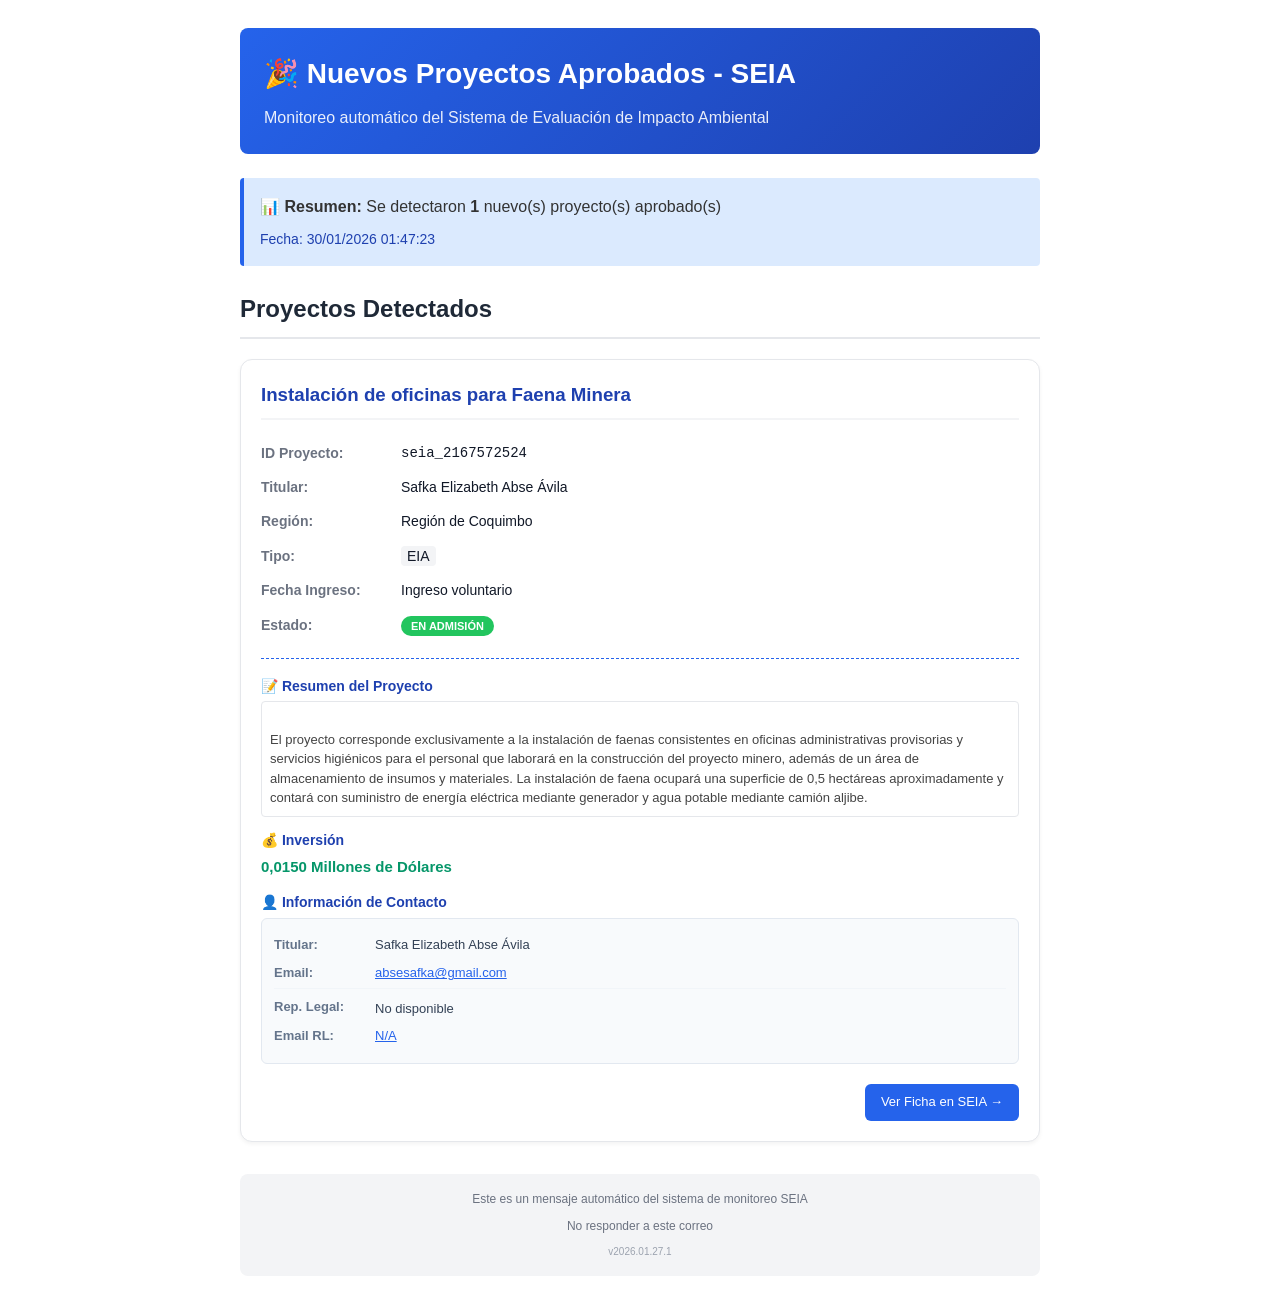
<file: preview_remote.html>
<!DOCTYPE html>
    <html>
    <head>
        <meta charset="UTF-8">
        <style>
            body { font-family: 'Segoe UI', Tahoma, Geneva, Verdana, sans-serif; line-height: 1.6; color: #333; }
            .container { max-width: 800px; margin: 0 auto; padding: 20px; }
            .header { background: linear-gradient(135deg, #2563eb 0%, #1e40af 100%); color: white; padding: 24px; border-radius: 8px; margin-bottom: 24px; }
            .footer { margin-top: 32px; padding: 16px; background-color: #f3f4f6; border-radius: 8px; text-align: center; font-size: 12px; color: #6b7280; }
        </style>
    </head>
    <body>
        <div class="container">
            <div class="header">
                <h1 style="margin: 0 0 8px 0; font-size: 28px;">🎉 Nuevos Proyectos Aprobados - SEIA</h1>
                <p style="margin: 0; opacity: 0.9;">Monitoreo automático del Sistema de Evaluación de Impacto Ambiental</p>
            </div>
            
            <div style="background-color: #dbeafe; border-left: 4px solid #2563eb; padding: 16px; margin-bottom: 24px; border-radius: 4px;">
                <p style="margin: 0;"><strong>📊 Resumen:</strong> Se detectaron <strong>1</strong> nuevo(s) proyecto(s) aprobado(s)</p>
                <p style="margin: 8px 0 0 0; font-size: 14px; color: #1e40af;">Fecha: 30/01/2026 01:47:23</p>
            </div>
    <h2 style="color: #1f2937; border-bottom: 2px solid #e5e7eb; padding-bottom: 8px;">Proyectos Detectados</h2>
    <div style="border: 1px solid #e5e7eb; border-radius: 12px; padding: 20px; margin: 16px 0; background-color: #ffffff; box-shadow: 0 2px 4px rgba(0,0,0,0.05);">
        <h3 style="color: #1e40af; margin-top: 0; margin-bottom: 16px; border-bottom: 2px solid #f3f4f6; padding-bottom: 8px;">Instalación de oficinas para Faena Minera</h3>
        <table style="width: 100%; border-collapse: collapse; font-size: 14px;">
            <tr>
                <td style="padding: 6px 0; color: #6b7280; width: 140px;"><strong>ID Proyecto:</strong></td>
                <td style="padding: 6px 0; color: #111827; font-family: monospace;">seia_2167572524</td>
            </tr>
            <tr>
                <td style="padding: 6px 0; color: #6b7280;"><strong>Titular:</strong></td>
                <td style="padding: 6px 0; color: #111827;">Safka Elizabeth Abse Ávila</td>
            </tr>
            <tr>
                <td style="padding: 6px 0; color: #6b7280;"><strong>Región:</strong></td>
                <td style="padding: 6px 0; color: #111827;">Región de Coquimbo</td>
            </tr>
            <tr>
                <td style="padding: 6px 0; color: #6b7280;"><strong>Tipo:</strong></td>
                <td style="padding: 6px 0; color: #111827;"><span style="background-color: #f3f4f6; padding: 2px 6px; border-radius: 4px;">EIA</span></td>
            </tr>
            <tr>
                <td style="padding: 6px 0; color: #6b7280;"><strong>Fecha Ingreso:</strong></td>
                <td style="padding: 6px 0; color: #111827;">Ingreso voluntario</td>
            </tr>
            <tr>
                <td style="padding: 6px 0; color: #6b7280;"><strong>Estado:</strong></td>
                <td style="padding: 6px 0;"><span style="background-color: #22c55e; color: white; padding: 4px 10px; border-radius: 20px; font-size: 11px; font-weight: bold; text-transform: uppercase;">En Admisión</span></td>
            </tr>
        </table>
        
        
        <div style="margin-top: 16px; padding-top: 16px; border-top: 1px dashed #2563eb;">
            
            <!-- Resumen -->
            <div style="margin-bottom: 12px;">
                <h4 style="margin: 0 0 4px 0; color: #1e40af; font-size: 14px;">📝 Resumen del Proyecto</h4>
                <p style="margin: 0; font-size: 13px; color: #444; line-height: 1.5; max-height: 250px; overflow-y: auto; white-space: pre-line; background: #fff; padding: 8px; border-radius: 4px; border: 1px solid #e5e7eb;">
                    El proyecto corresponde exclusivamente a la instalación de faenas consistentes en oficinas administrativas provisorias y servicios higiénicos para el personal que laborará en la construcción del proyecto minero, además de un área de almacenamiento de insumos y materiales. La instalación de faena ocupará una superficie de 0,5 hectáreas aproximadamente y contará con suministro de energía eléctrica mediante generador y agua potable mediante camión aljibe.
                </p>
            </div>
            
            <!-- Inversión -->
            <div style="margin-bottom: 12px;">
                <h4 style="margin: 0 0 4px 0; color: #1e40af; font-size: 14px;">💰 Inversión</h4>
                <p style="margin: 0; font-size: 15px; color: #059669; font-weight: bold;">
                    0,0150 Millones de Dólares
                </p>
            </div>
            
            <!-- Contacto -->
            <div>
                <h4 style="margin: 0 0 4px 0; color: #1e40af; font-size: 14px;">👤 Información de Contacto</h4>
                <div style="background-color: #f8fafc; padding: 12px; border-radius: 6px; font-size: 13px; border: 1px solid #e2e8f0;">
                    <table style="width: 100%; border-collapse: collapse;">
                        <tr>
                            <td style="color: #64748b; width: 100px; padding: 4px 0;"><strong>Titular:</strong></td>
                            <td style="font-weight: 500; color: #334155;">Safka Elizabeth Abse Ávila</td>
                        </tr>
                        <tr>
                            <td style="color: #64748b; padding: 4px 0;"><strong>Email:</strong></td>
                            <td><a href="mailto:absesafka@gmail.com" style="color: #2563eb; text-decoration: underline;">absesafka@gmail.com</a></td>
                        </tr>
                        <tr style="border-top: 1px solid #f1f5f9;">
                            <td style="color: #64748b; padding: 4px 0; padding-top: 8px;"><strong>Rep. Legal:</strong></td>
                            <td style="font-weight: 500; color: #334155; padding-top: 8px;">No disponible</td>
                        </tr>
                        <tr>
                            <td style="color: #64748b; padding: 4px 0;"><strong>Email RL:</strong></td>
                            <td><a href="mailto:N/A" style="color: #2563eb; text-decoration: underline;">N/A</a></td>
                        </tr>
                    </table>
                </div>
            </div>
        </div>
        
        
        <div style="margin-top: 20px; text-align: right;">
            <a href="https://seia.sea.gob.cl/expediente/expedientesDetalle.php?id_expediente=2167572524" style="display: inline-block; background-color: #2563eb; color: white; padding: 8px 16px; text-decoration: none; border-radius: 6px; font-size: 13px; font-weight: 500;">Ver Ficha en SEIA →</a>
        </div>
    </div>
    
            <div class="footer">
                <p style="margin: 0;">Este es un mensaje automático del sistema de monitoreo SEIA</p>
                <p style="margin: 8px 0 0 0;">No responder a este correo</p>
                <p style="margin: 8px 0 0 0; font-size: 10px; color: #9ca3af;">v2026.01.27.1</p>
            </div>
        </div>
    </body>
    </html>
</file>
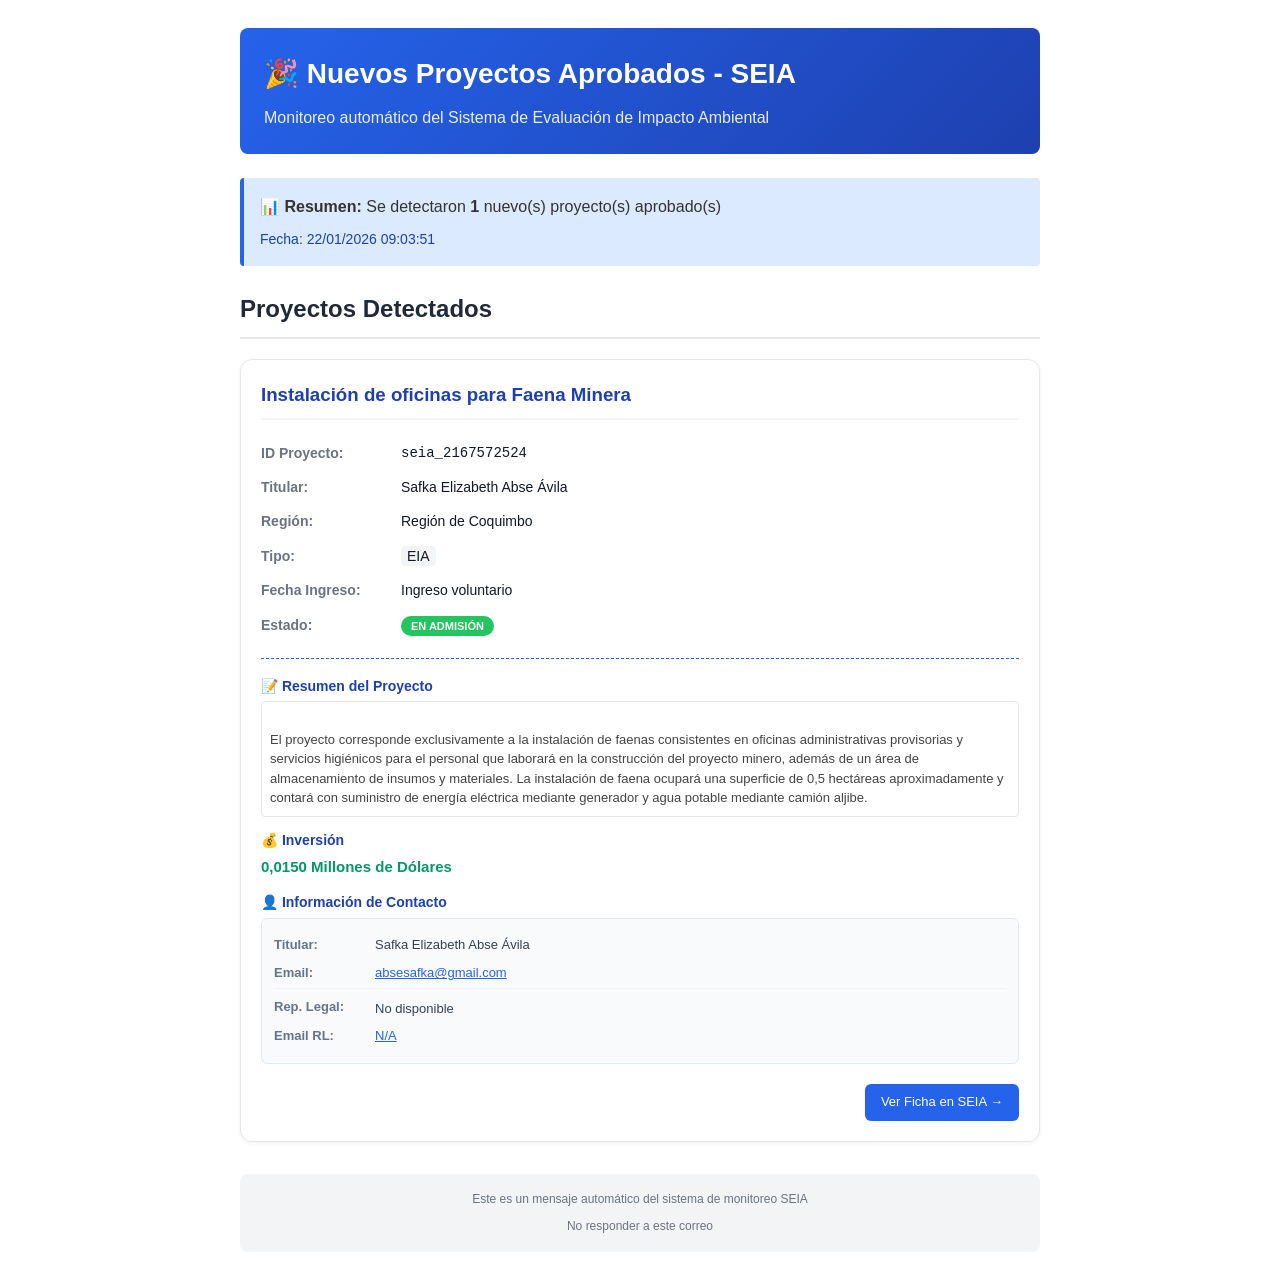
<file: previsualizacion_correo.html>
<!DOCTYPE html>
    <html>
    <head>
        <meta charset="UTF-8">
        <style>
            body { font-family: 'Segoe UI', Tahoma, Geneva, Verdana, sans-serif; line-height: 1.6; color: #333; }
            .container { max-width: 800px; margin: 0 auto; padding: 20px; }
            .header { background: linear-gradient(135deg, #2563eb 0%, #1e40af 100%); color: white; padding: 24px; border-radius: 8px; margin-bottom: 24px; }
            .footer { margin-top: 32px; padding: 16px; background-color: #f3f4f6; border-radius: 8px; text-align: center; font-size: 12px; color: #6b7280; }
        </style>
    </head>
    <body>
        <div class="container">
            <div class="header">
                <h1 style="margin: 0 0 8px 0; font-size: 28px;">🎉 Nuevos Proyectos Aprobados - SEIA</h1>
                <p style="margin: 0; opacity: 0.9;">Monitoreo automático del Sistema de Evaluación de Impacto Ambiental</p>
            </div>
            
            <div style="background-color: #dbeafe; border-left: 4px solid #2563eb; padding: 16px; margin-bottom: 24px; border-radius: 4px;">
                <p style="margin: 0;"><strong>📊 Resumen:</strong> Se detectaron <strong>1</strong> nuevo(s) proyecto(s) aprobado(s)</p>
                <p style="margin: 8px 0 0 0; font-size: 14px; color: #1e40af;">Fecha: 22/01/2026 09:03:51</p>
            </div>
    <h2 style="color: #1f2937; border-bottom: 2px solid #e5e7eb; padding-bottom: 8px;">Proyectos Detectados</h2>
    <div style="border: 1px solid #e5e7eb; border-radius: 12px; padding: 20px; margin: 16px 0; background-color: #ffffff; box-shadow: 0 2px 4px rgba(0,0,0,0.05);">
        <h3 style="color: #1e40af; margin-top: 0; margin-bottom: 16px; border-bottom: 2px solid #f3f4f6; padding-bottom: 8px;">Instalación de oficinas para Faena Minera</h3>
        <table style="width: 100%; border-collapse: collapse; font-size: 14px;">
            <tr>
                <td style="padding: 6px 0; color: #6b7280; width: 140px;"><strong>ID Proyecto:</strong></td>
                <td style="padding: 6px 0; color: #111827; font-family: monospace;">seia_2167572524</td>
            </tr>
            <tr>
                <td style="padding: 6px 0; color: #6b7280;"><strong>Titular:</strong></td>
                <td style="padding: 6px 0; color: #111827;">Safka Elizabeth Abse Ávila</td>
            </tr>
            <tr>
                <td style="padding: 6px 0; color: #6b7280;"><strong>Región:</strong></td>
                <td style="padding: 6px 0; color: #111827;">Región de Coquimbo</td>
            </tr>
            <tr>
                <td style="padding: 6px 0; color: #6b7280;"><strong>Tipo:</strong></td>
                <td style="padding: 6px 0; color: #111827;"><span style="background-color: #f3f4f6; padding: 2px 6px; border-radius: 4px;">EIA</span></td>
            </tr>
            <tr>
                <td style="padding: 6px 0; color: #6b7280;"><strong>Fecha Ingreso:</strong></td>
                <td style="padding: 6px 0; color: #111827;">Ingreso voluntario</td>
            </tr>
            <tr>
                <td style="padding: 6px 0; color: #6b7280;"><strong>Estado:</strong></td>
                <td style="padding: 6px 0;"><span style="background-color: #22c55e; color: white; padding: 4px 10px; border-radius: 20px; font-size: 11px; font-weight: bold; text-transform: uppercase;">En Admisión</span></td>
            </tr>
        </table>
        
        
        <div style="margin-top: 16px; padding-top: 16px; border-top: 1px dashed #2563eb;">
            
            <!-- Resumen -->
            <div style="margin-bottom: 12px;">
                <h4 style="margin: 0 0 4px 0; color: #1e40af; font-size: 14px;">📝 Resumen del Proyecto</h4>
                <p style="margin: 0; font-size: 13px; color: #444; line-height: 1.5; max-height: 250px; overflow-y: auto; white-space: pre-line; background: #fff; padding: 8px; border-radius: 4px; border: 1px solid #e5e7eb;">
                    El proyecto corresponde exclusivamente a la instalación de faenas consistentes en oficinas administrativas provisorias y servicios higiénicos para el personal que laborará en la construcción del proyecto minero, además de un área de almacenamiento de insumos y materiales. La instalación de faena ocupará una superficie de 0,5 hectáreas aproximadamente y contará con suministro de energía eléctrica mediante generador y agua potable mediante camión aljibe.
                </p>
            </div>
            
            <!-- Inversión -->
            <div style="margin-bottom: 12px;">
                <h4 style="margin: 0 0 4px 0; color: #1e40af; font-size: 14px;">💰 Inversión</h4>
                <p style="margin: 0; font-size: 15px; color: #059669; font-weight: bold;">
                    0,0150 Millones de Dólares
                </p>
            </div>
            
            <!-- Contacto -->
            <div>
                <h4 style="margin: 0 0 4px 0; color: #1e40af; font-size: 14px;">👤 Información de Contacto</h4>
                <div style="background-color: #f8fafc; padding: 12px; border-radius: 6px; font-size: 13px; border: 1px solid #e2e8f0;">
                    <table style="width: 100%; border-collapse: collapse;">
                        <tr>
                            <td style="color: #64748b; width: 100px; padding: 4px 0;"><strong>Titular:</strong></td>
                            <td style="font-weight: 500; color: #334155;">Safka Elizabeth Abse Ávila</td>
                        </tr>
                        <tr>
                            <td style="color: #64748b; padding: 4px 0;"><strong>Email:</strong></td>
                            <td><a href="mailto:absesafka@gmail.com" style="color: #2563eb; text-decoration: underline;">absesafka@gmail.com</a></td>
                        </tr>
                        <tr style="border-top: 1px solid #f1f5f9;">
                            <td style="color: #64748b; padding: 4px 0; padding-top: 8px;"><strong>Rep. Legal:</strong></td>
                            <td style="font-weight: 500; color: #334155; padding-top: 8px;">No disponible</td>
                        </tr>
                        <tr>
                            <td style="color: #64748b; padding: 4px 0;"><strong>Email RL:</strong></td>
                            <td><a href="mailto:N/A" style="color: #2563eb; text-decoration: underline;">N/A</a></td>
                        </tr>
                    </table>
                </div>
            </div>
        </div>
        
        
        <div style="margin-top: 20px; text-align: right;">
            <a href="https://seia.sea.gob.cl/expediente/expedientesDetalle.php?id_expediente=2167572524" style="display: inline-block; background-color: #2563eb; color: white; padding: 8px 16px; text-decoration: none; border-radius: 6px; font-size: 13px; font-weight: 500;">Ver Ficha en SEIA →</a>
        </div>
    </div>
    
            <div class="footer">
                <p style="margin: 0;">Este es un mensaje automático del sistema de monitoreo SEIA</p>
                <p style="margin: 8px 0 0 0;">No responder a este correo</p>
            </div>
        </div>
    </body>
    </html>
</file>
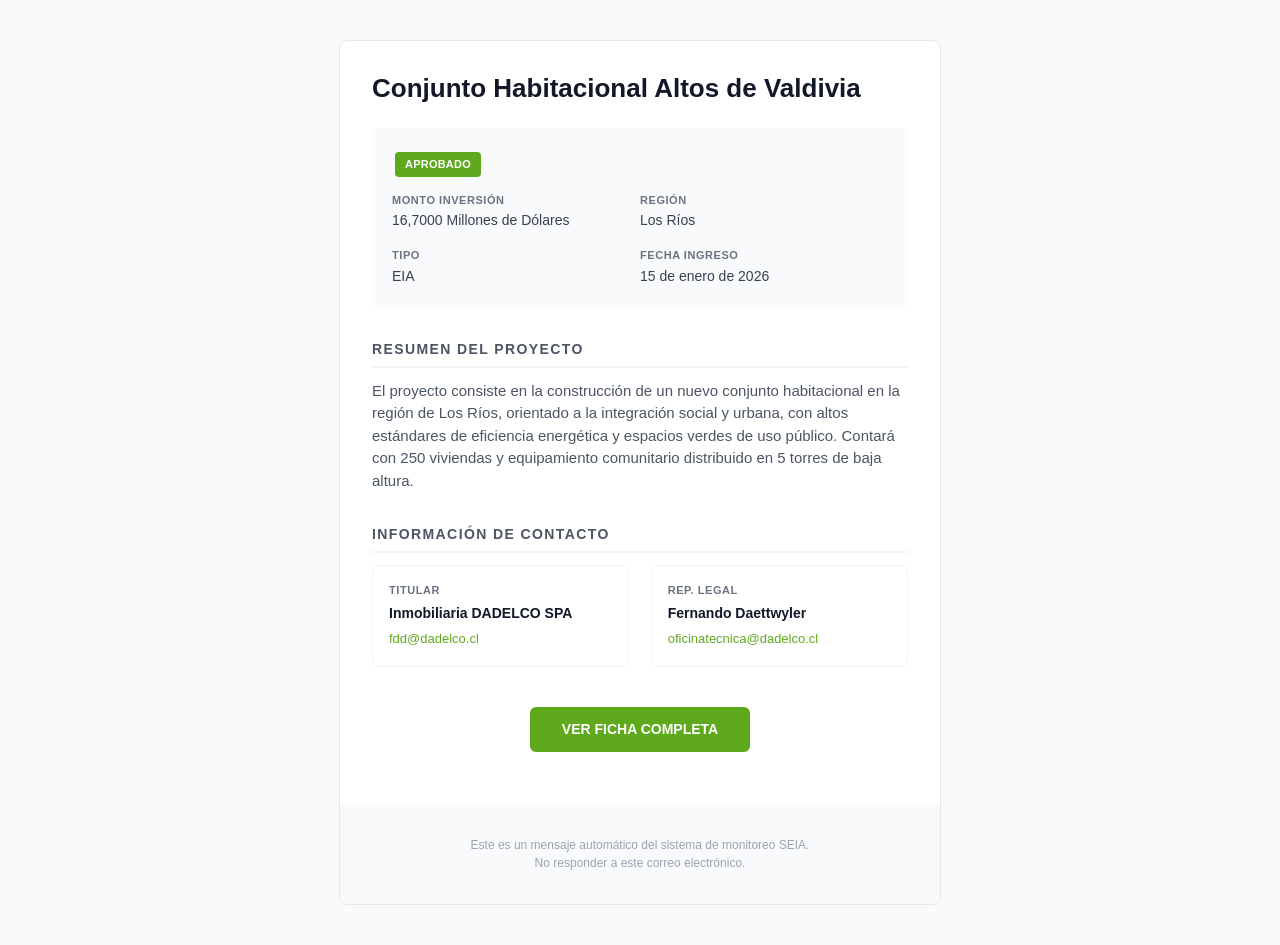
<file: seia_executive_preview.html>
<!doctype html>
<html lang="es">

<head>
    <meta charset="UTF-8">
    <meta name="viewport" content="width=device-width, initial-scale=1">
    <title>Reporte SEIA Ejecutivo</title>
    <style type="text/css">
        body {
            margin: 0;
            padding: 0;
            background-color: #f9fafb;
            font-family: Arial, Helvetica, sans-serif;
            color: #111827;
            line-height: 1.5;
        }

        .email-container {
            max-width: 600px;
            margin: 40px auto;
            background-color: #ffffff;
            border: 1px solid #e5e7eb;
            border-radius: 8px;
            overflow: hidden;
        }

        .header {
            padding: 32px 32px 24px 32px;
        }

        .project-name {
            font-size: 26px;
            font-weight: 800;
            color: #111827;
            margin: 0;
            line-height: 1.2;
        }

        .content {
            padding: 0 32px 32px 32px;
        }

        .key-facts-card {
            background-color: #f9fafb;
            border-radius: 6px;
            padding: 20px;
            margin-bottom: 24px;
            position: relative;
        }

        .status-badge {
            display: inline-block;
            background-color: #5FA91D;
            color: #ffffff;
            font-size: 11px;
            font-weight: bold;
            padding: 4px 10px;
            border-radius: 4px;
            text-transform: uppercase;
            letter-spacing: 0.02em;
        }

        .fact-grid {
            width: 100%;
            margin-top: 12px;
        }

        .fact-label {
            font-size: 11px;
            color: #6b7280;
            text-transform: uppercase;
            font-weight: 600;
            letter-spacing: 0.05em;
        }

        .fact-value {
            font-size: 14px;
            color: #374151;
            padding-top: 2px;
        }

        .cta-container {
            margin-top: 40px;
            margin-bottom: 20px;
            text-align: center;
        }

        .btn {
            display: inline-block;
            background-color: #5FA91D;
            color: #ffffff;
            padding: 12px 32px;
            text-decoration: none;
            border-radius: 6px;
            font-size: 14px;
            font-weight: bold;
        }

        .section-h2 {
            font-size: 14px;
            font-weight: 700;
            color: #4b5563;
            text-transform: uppercase;
            letter-spacing: 0.1em;
            margin: 32px 0 12px 0;
            border-bottom: 2px solid #f3f4f6;
            padding-bottom: 6px;
        }

        .description {
            font-size: 15px;
            color: #4b5563;
            margin-bottom: 24px;
        }

        .contact-card {
            background-color: #ffffff;
            border: 1px solid #f3f4f6;
            border-radius: 6px;
            padding: 16px;
        }

        .contact-name {
            font-size: 14px;
            font-weight: 700;
            color: #111827;
            margin-bottom: 2px;
        }

        .contact-email {
            font-size: 13px;
            color: #5FA91D;
            text-decoration: none;
        }

        .footer {
            padding: 32px;
            background-color: #f9fafb;
            text-align: center;
            font-size: 12px;
            color: #9ca3af;
        }
    </style>
</head>

<body>
    <div class="email-container">
        <div class="header">
            <h1 class="project-name">Conjunto Habitacional Altos de Valdivia</h1>
        </div>

        <div class="content">
            <!-- Key Facts Card -->
            <div class="key-facts-card">
                <table width="100%">
                    <tr>
                        <td valign="top">
                            <span class="status-badge">Aprobado</span>
                        </td>
                    </tr>
                </table>
                <table class="fact-grid" cellpadding="0" cellspacing="0" border="0" width="100%">
                    <tr>
                        <td width="50%" style="padding-bottom: 16px;">
                            <div class="fact-label">Monto Inversión</div>
                            <div class="fact-value">16,7000 Millones de Dólares</div>
                        </td>
                        <td width="50%" style="padding-bottom: 16px;">
                            <div class="fact-label">Región</div>
                            <div class="fact-value">Los Ríos</div>
                        </td>
                    </tr>
                    <tr>
                        <td width="50%">
                            <div class="fact-label">Tipo</div>
                            <div class="fact-value">EIA</div>
                        </td>
                        <td width="50%">
                            <div class="fact-label">Fecha Ingreso</div>
                            <div class="fact-value">15 de enero de 2026</div>
                        </td>
                    </tr>
                </table>
            </div>

            <!-- Summary -->
            <h2 class="section-h2">Resumen del Proyecto</h2>
            <div class="description">
                El proyecto consiste en la construcción de un nuevo conjunto habitacional en la región de Los Ríos,
                orientado a la integración social y urbana, con altos estándares de eficiencia energética y espacios
                verdes de uso público. Contará con 250 viviendas y equipamiento comunitario distribuido en 5 torres de
                baja altura.
            </div>

            <!-- Contact -->
            <h2 class="section-h2">Información de Contacto</h2>
            <table width="100%" cellpadding="0" cellspacing="0" border="0">
                <tr>
                    <td width="48%" valign="top">
                        <div class="contact-card">
                            <div class="fact-label" style="margin-bottom: 4px;">Titular</div>
                            <div class="contact-name">Inmobiliaria DADELCO SPA</div>
                            <a href="mailto:fdd@dadelco.cl" class="contact-email">fdd@dadelco.cl</a>
                        </div>
                    </td>
                    <td width="4%"></td>
                    <td width="48%" valign="top">
                        <div class="contact-card">
                            <div class="fact-label" style="margin-bottom: 4px;">Rep. Legal</div>
                            <div class="contact-name">Fernando Daettwyler</div>
                            <a href="mailto:oficinatecnica@dadelco.cl"
                                class="contact-email">oficinatecnica@dadelco.cl</a>
                        </div>
                    </td>
                </tr>
            </table>

            <!-- Late CTA -->
            <div class="cta-container">
                <a href="#" class="btn">VER FICHA COMPLETA</a>
            </div>
        </div>

        <div class="footer">
            Este es un mensaje automático del sistema de monitoreo SEIA.<br>
            No responder a este correo electrónico.
        </div>
    </div>
</body>

</html>
</file>
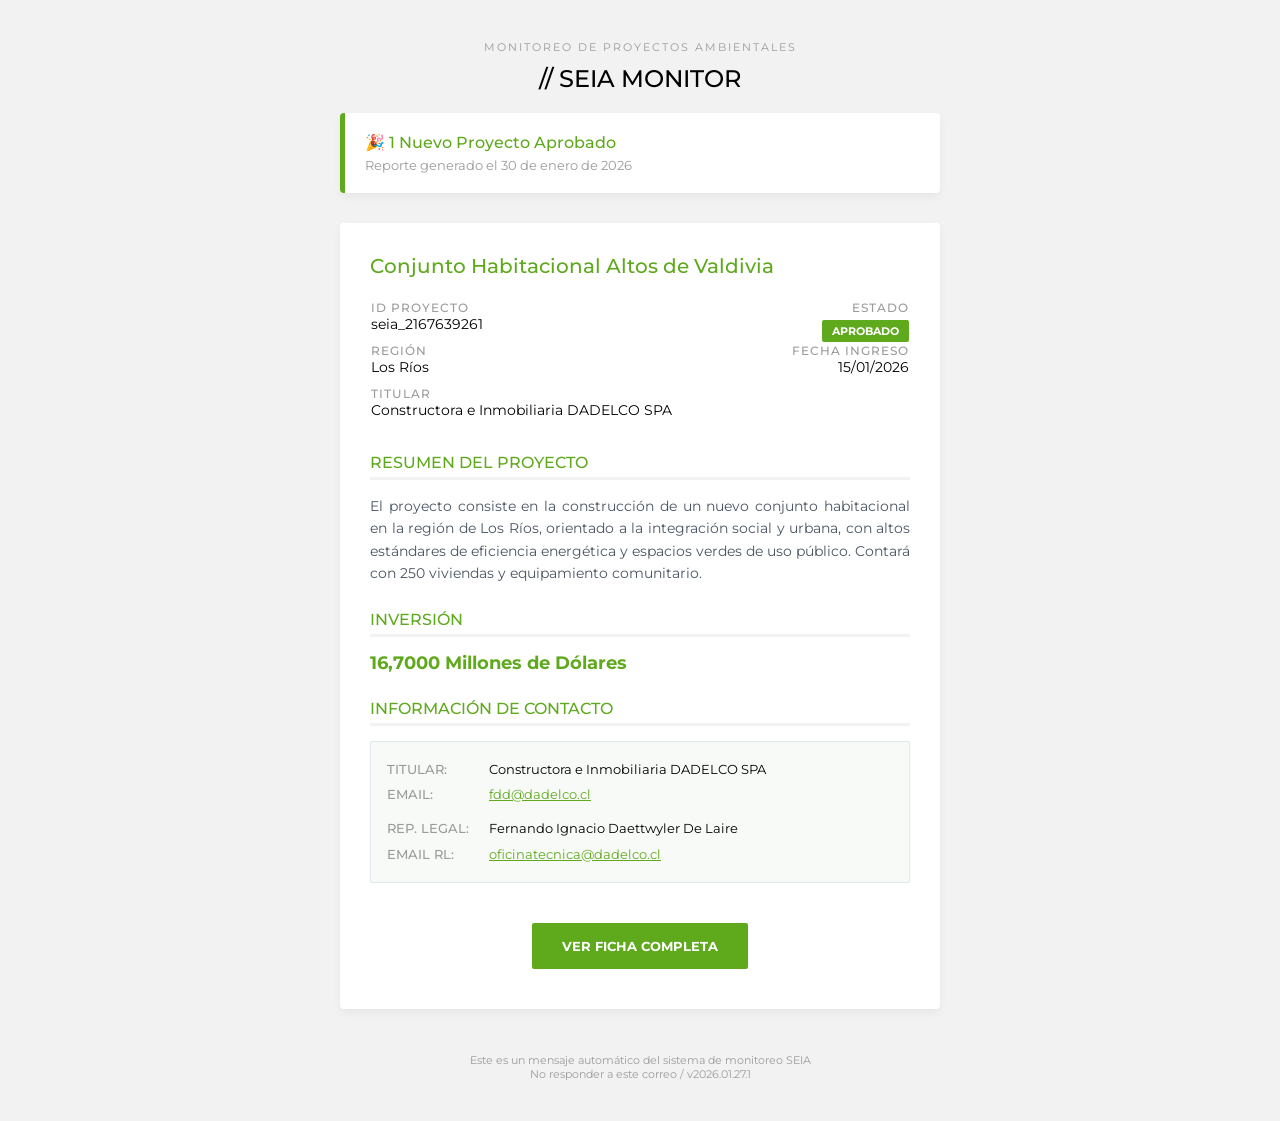
<file: seia_style_only_preview.html>
<!doctype html>
<html lang="es" dir="auto" xmlns="http://www.w3.org/1999/xhtml" xmlns:v="urn:schemas-microsoft-com:vml"
    xmlns:o="urn:schemas-microsoft-com:office:office">

<head>
    <title>Preview SEIA Monitor Premium</title>
    <!--[if !mso]><!-->
    <meta http-equiv="X-UA-Compatible" content="IE=edge">
    <!--<![endif]-->
    <meta http-equiv="Content-Type" content="text/html; charset=UTF-8">
    <meta name="viewport" content="width=device-width, initial-scale=1">
    <style type="text/css">
        #outlook a {
            padding: 0;
        }

        body {
            margin: 0;
            padding: 0;
            -webkit-text-size-adjust: 100%;
            -ms-text-size-adjust: 100%;
            font-family: 'Montserrat', Helvetica, Arial, sans-serif;
            background-color: #F2F2F2;
        }

        table,
        td {
            border-collapse: collapse;
            mso-table-lspace: 0pt;
            mso-table-rspace: 0pt;
        }

        img {
            border: 0;
            height: auto;
            line-height: 100%;
            outline: none;
            text-decoration: none;
            -ms-interpolation-mode: bicubic;
        }

        p {
            display: block;
            margin: 13px 0;
        }

        .card {
            background-color: #FFFFFF;
            border-radius: 4px;
            box-shadow: 0 4px 10px rgba(0, 0, 0, 0.05);
            margin-bottom: 24px;
            padding: 30px;
        }

        .status-badge {
            background-color: #5FA91D;
            color: #FFFFFF;
            padding: 4px 10px;
            border-radius: 2px;
            font-size: 11px;
            font-weight: bold;
            text-transform: uppercase;
        }

        .label {
            color: #9B9B9B;
            font-size: 12px;
            font-weight: 500;
            text-transform: uppercase;
            letter-spacing: 1px;
        }

        .value {
            color: #000000;
            font-size: 14px;
            padding-bottom: 8px;
        }

        .section-title {
            color: #5FA91D;
            font-size: 16px;
            font-weight: 500;
            border-bottom: 3px solid #F2F2F2;
            padding-bottom: 5px;
            margin-bottom: 15px;
            margin-top: 25px;
        }

        .contact-box {
            background-color: #F8FAF8;
            border: 1px solid #E2E8F0;
            padding: 15px;
            border-radius: 2px;
            margin-top: 15px;
        }

        .btn {
            display: inline-block;
            background-color: #5FA91D;
            color: #FFFFFF;
            padding: 15px 30px;
            text-decoration: none;
            border-radius: 2px;
            font-size: 13px;
            font-weight: bold;
            text-align: center;
        }
    </style>
    <link href="https://fonts.googleapis.com/css?family=Montserrat:300,400,500" rel="stylesheet" type="text/css">
</head>

<body style="background-color: #F2F2F2; padding: 40px 20px;">
    <div style="max-width: 600px; margin: 0 auto;">

        <!-- HEADER -->
        <div style="text-align: center; padding-bottom: 20px;">
            <div style="color: #9B9B9B; font-size: 11px; letter-spacing: 2px; margin-bottom: 10px;">MONITOREO DE
                PROYECTOS AMBIENTALES</div>
            <div style="font-size: 24px; font-weight: 500; color: #000000;">// SEIA MONITOR</div>
        </div>

        <!-- SUMMARY SECTION -->
        <div class="card" style="padding: 20px; border-left: 5px solid #5FA91D; margin-bottom: 30px;">
            <div style="font-weight: 500; font-size: 16px; color: #5FA91D;">🎉 1 Nuevo Proyecto Aprobado</div>
            <div style="font-size: 13px; color: #9B9B9B; margin-top: 5px;">Reporte generado el 30 de enero de 2026</div>
        </div>

        <!-- PROJECT CARD -->
        <div class="card">
            <!-- Title Area -->
            <div style="font-size: 20px; font-weight: 500; color: #5FA91D; margin-bottom: 20px; line-height: 1.3;">
                Conjunto Habitacional Altos de Valdivia
            </div>

            <!-- Main Info Group (Grid Style) -->
            <table width="100%">
                <tr>
                    <td width="50%" valign="top">
                        <div class="label">ID PROYECTO</div>
                        <div class="value">seia_2167639261</div>
                    </td>
                    <td width="50%" valign="top" align="right">
                        <div class="label">ESTADO</div>
                        <div style="padding-top: 5px;"><span class="status-badge">Aprobado</span></div>
                    </td>
                </tr>
                <tr>
                    <td valign="top">
                        <div class="label">REGIÓN</div>
                        <div class="value">Los Ríos</div>
                    </td>
                    <td valign="top" align="right">
                        <div class="label">FECHA INGRESO</div>
                        <div class="value">15/01/2026</div>
                    </td>
                </tr>
                <tr>
                    <td colspan="2" valign="top">
                        <div class="label">TITULAR</div>
                        <div class="value">Constructora e Inmobiliaria DADELCO SPA</div>
                    </td>
                </tr>
            </table>

            <!-- Content Sections -->
            <div class="section-title">RESUMEN DEL PROYECTO</div>
            <div style="font-size: 14px; line-height: 1.6; color: #4B5563; text-align: justify;">
                El proyecto consiste en la construcción de un nuevo conjunto habitacional en la región de Los Ríos,
                orientado a la integración social y urbana, con altos estándares de eficiencia energética y espacios
                verdes de uso público. Contará con 250 viviendas y equipamiento comunitario.
            </div>

            <div class="section-title">INVERSIÓN</div>
            <div style="font-size: 18px; font-weight: bold; color: #5FA91D;">16,7000 Millones de Dólares</div>

            <div class="section-title">INFORMACIÓN DE CONTACTO</div>
            <div class="contact-box">
                <table width="100%" style="font-size: 13px; line-height: 1.8;">
                    <tr>
                        <td width="100" style="color: #9B9B9B; font-weight: 500;">TITULAR:</td>
                        <td>Constructora e Inmobiliaria DADELCO SPA</td>
                    </tr>
                    <tr>
                        <td style="color: #9B9B9B; font-weight: 500;">EMAIL:</td>
                        <td><a href="mailto:fdd@dadelco.cl" style="color: #5FA91D;">fdd@dadelco.cl</a></td>
                    </tr>
                    <tr>
                        <td style="color: #9B9B9B; font-weight: 500; padding-top: 10px;">REP. LEGAL:</td>
                        <td style="padding-top: 10px;">Fernando Ignacio Daettwyler De Laire</td>
                    </tr>
                    <tr>
                        <td style="color: #9B9B9B; font-weight: 500;">EMAIL RL:</td>
                        <td><a href="mailto:oficinatecnica@dadelco.cl"
                                style="color: #5FA91D;">oficinatecnica@dadelco.cl</a></td>
                    </tr>
                </table>
            </div>

            <!-- Action Button -->
            <div style="text-align: center; margin-top: 40px; padding-bottom: 10px;">
                <a href="#" class="btn">VER FICHA COMPLETA</a>
            </div>
        </div>

        <!-- FOOTER -->
        <div style="text-align: center; padding-top: 20px; color: #9B9B9B; font-size: 11px;">
            Este es un mensaje automático del sistema de monitoreo SEIA<br>
            No responder a este correo / v2026.01.27.1
        </div>

    </div>
</body>

</html>
</file>
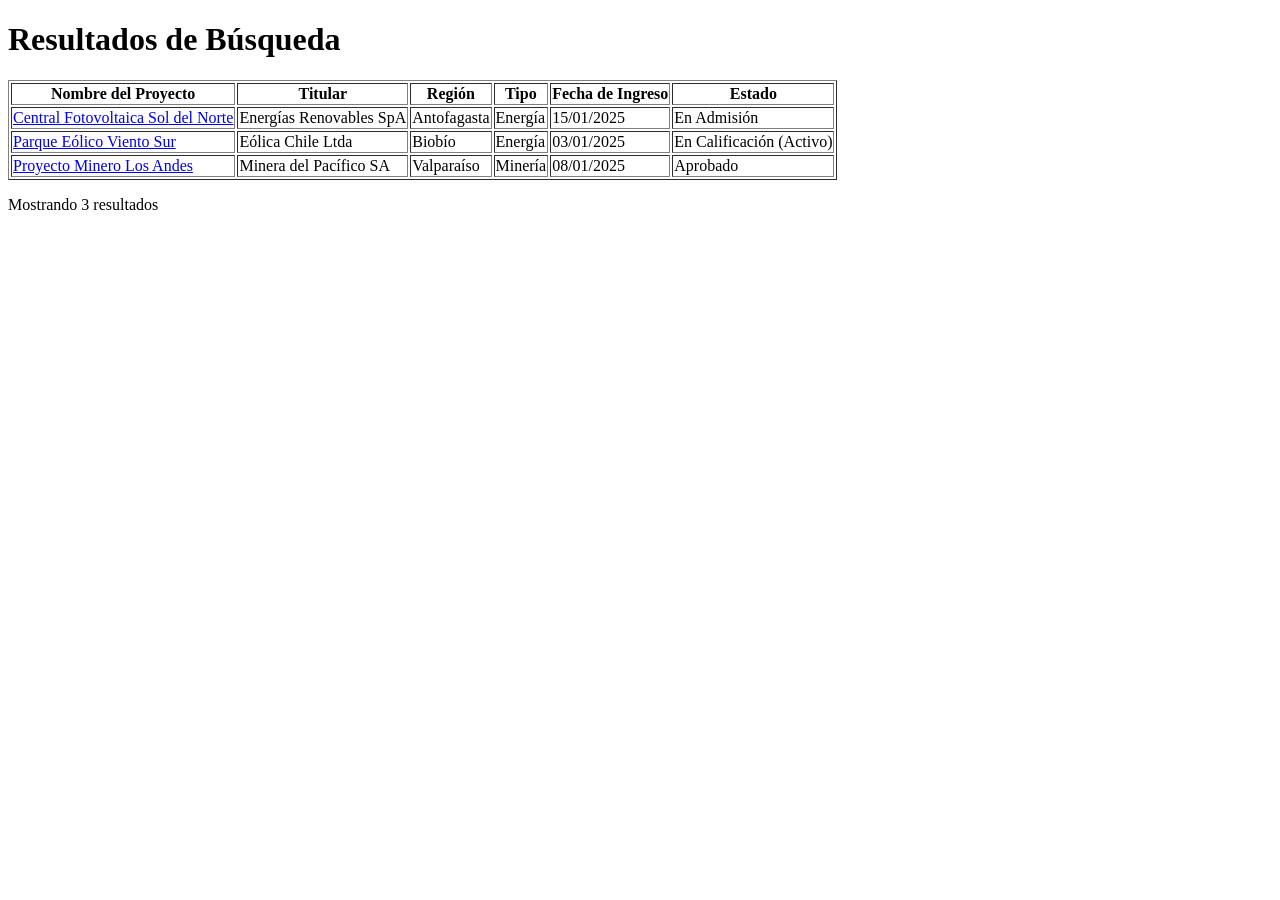
<file: tests/fixtures/sample_html.html>
<!DOCTYPE html>
<html lang="es">
<head>
    <meta charset="UTF-8">
    <title>SEIA - Resultados de Búsqueda</title>
</head>
<body>
    <h1>Resultados de Búsqueda</h1>
    
    <table class="tabla_resultados" border="1">
        <thead>
            <tr>
                <th>Nombre del Proyecto</th>
                <th>Titular</th>
                <th>Región</th>
                <th>Tipo</th>
                <th>Fecha de Ingreso</th>
                <th>Estado</th>
            </tr>
        </thead>
        <tbody>
            <tr>
                <td><a href="/expediente/ficha.php?id_expediente=20251234">Central Fotovoltaica Sol del Norte</a></td>
                <td>Energías Renovables SpA</td>
                <td>Antofagasta</td>
                <td>Energía</td>
                <td>15/01/2025</td>
                <td>En Admisión</td>
            </tr>
            <tr>
                <td><a href="/expediente/ficha.php?id_expediente=20245678">Parque Eólico Viento Sur</a></td>
                <td>Eólica Chile Ltda</td>
                <td>Biobío</td>
                <td>Energía</td>
                <td>03/01/2025</td>
                <td>En Calificación (Activo)</td>
            </tr>
            <tr>
                <td><a href="/expediente/ficha.php?id_expediente=20249999">Proyecto Minero Los Andes</a></td>
                <td>Minera del Pacífico SA</td>
                <td>Valparaíso</td>
                <td>Minería</td>
                <td>08/01/2025</td>
                <td>Aprobado</td>
            </tr>
        </tbody>
    </table>
    
    <p>Mostrando 3 resultados</p>
</body>
</html>
</file>
